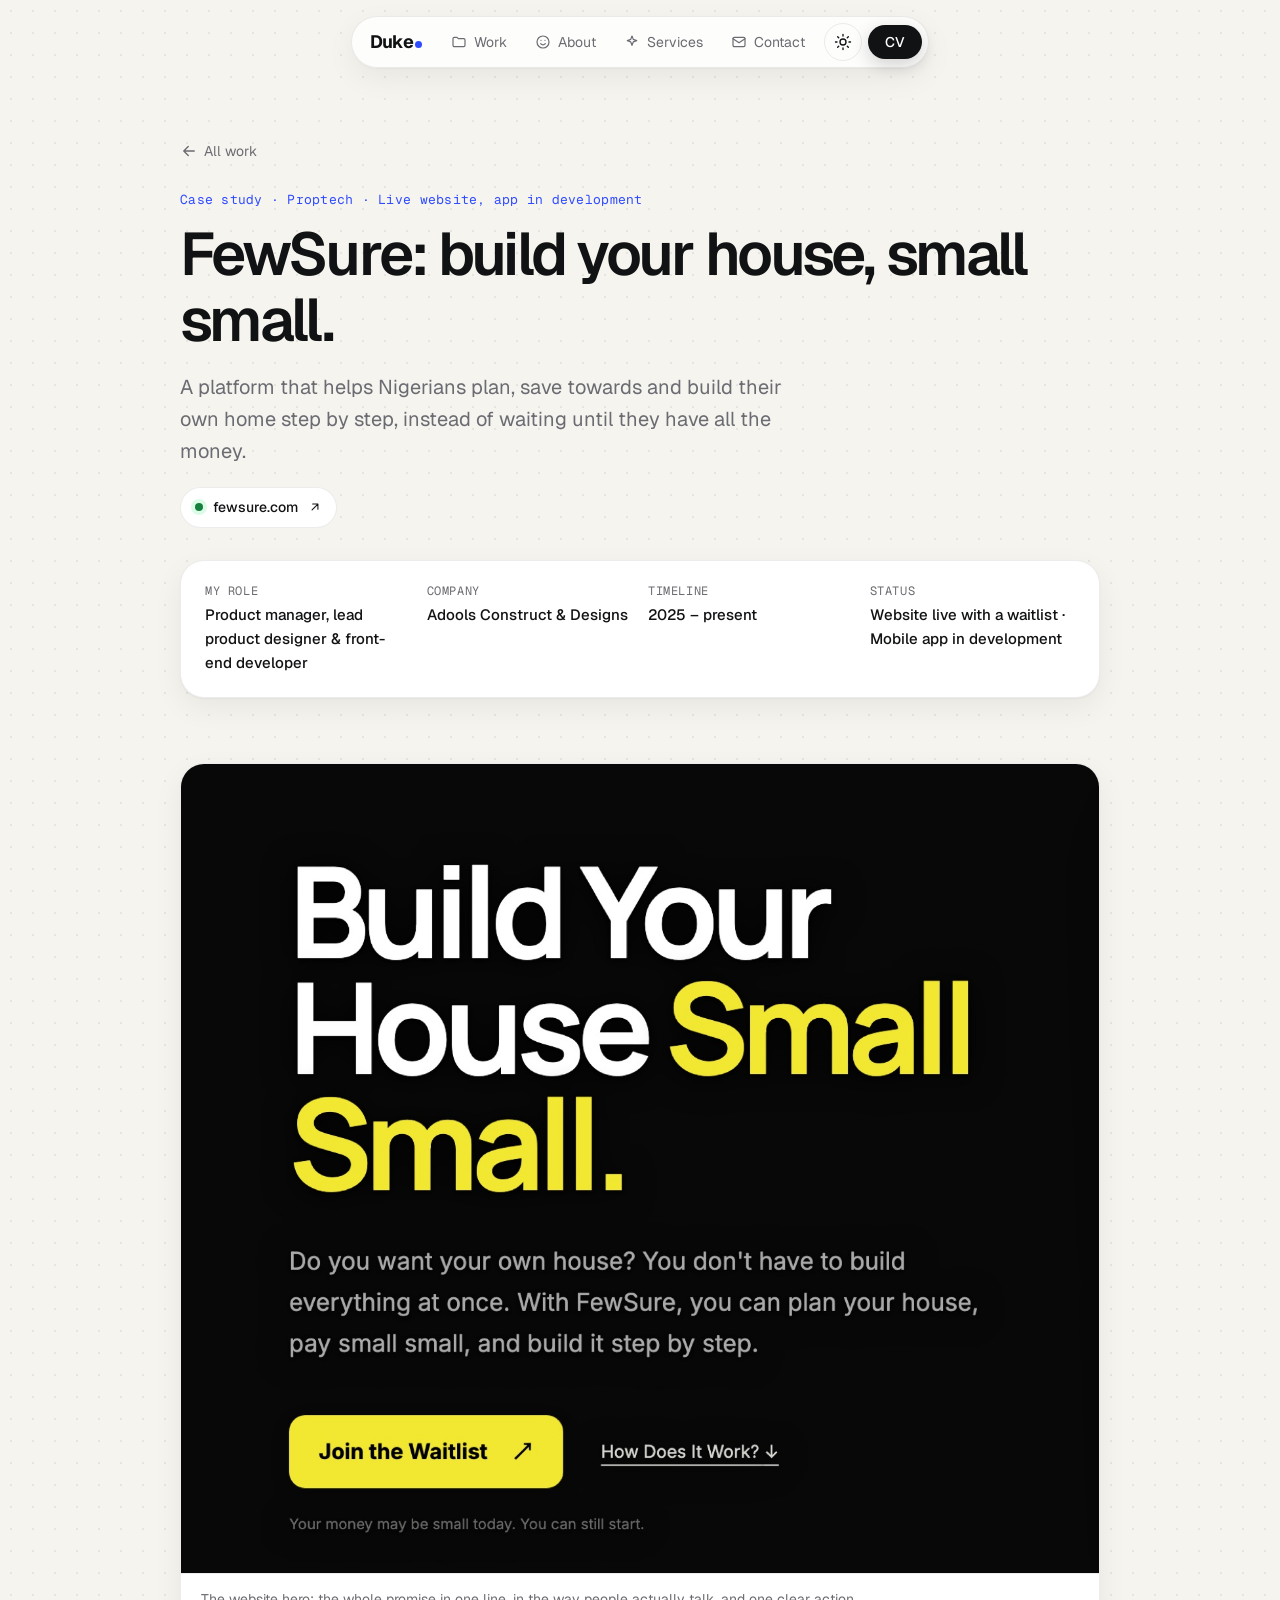
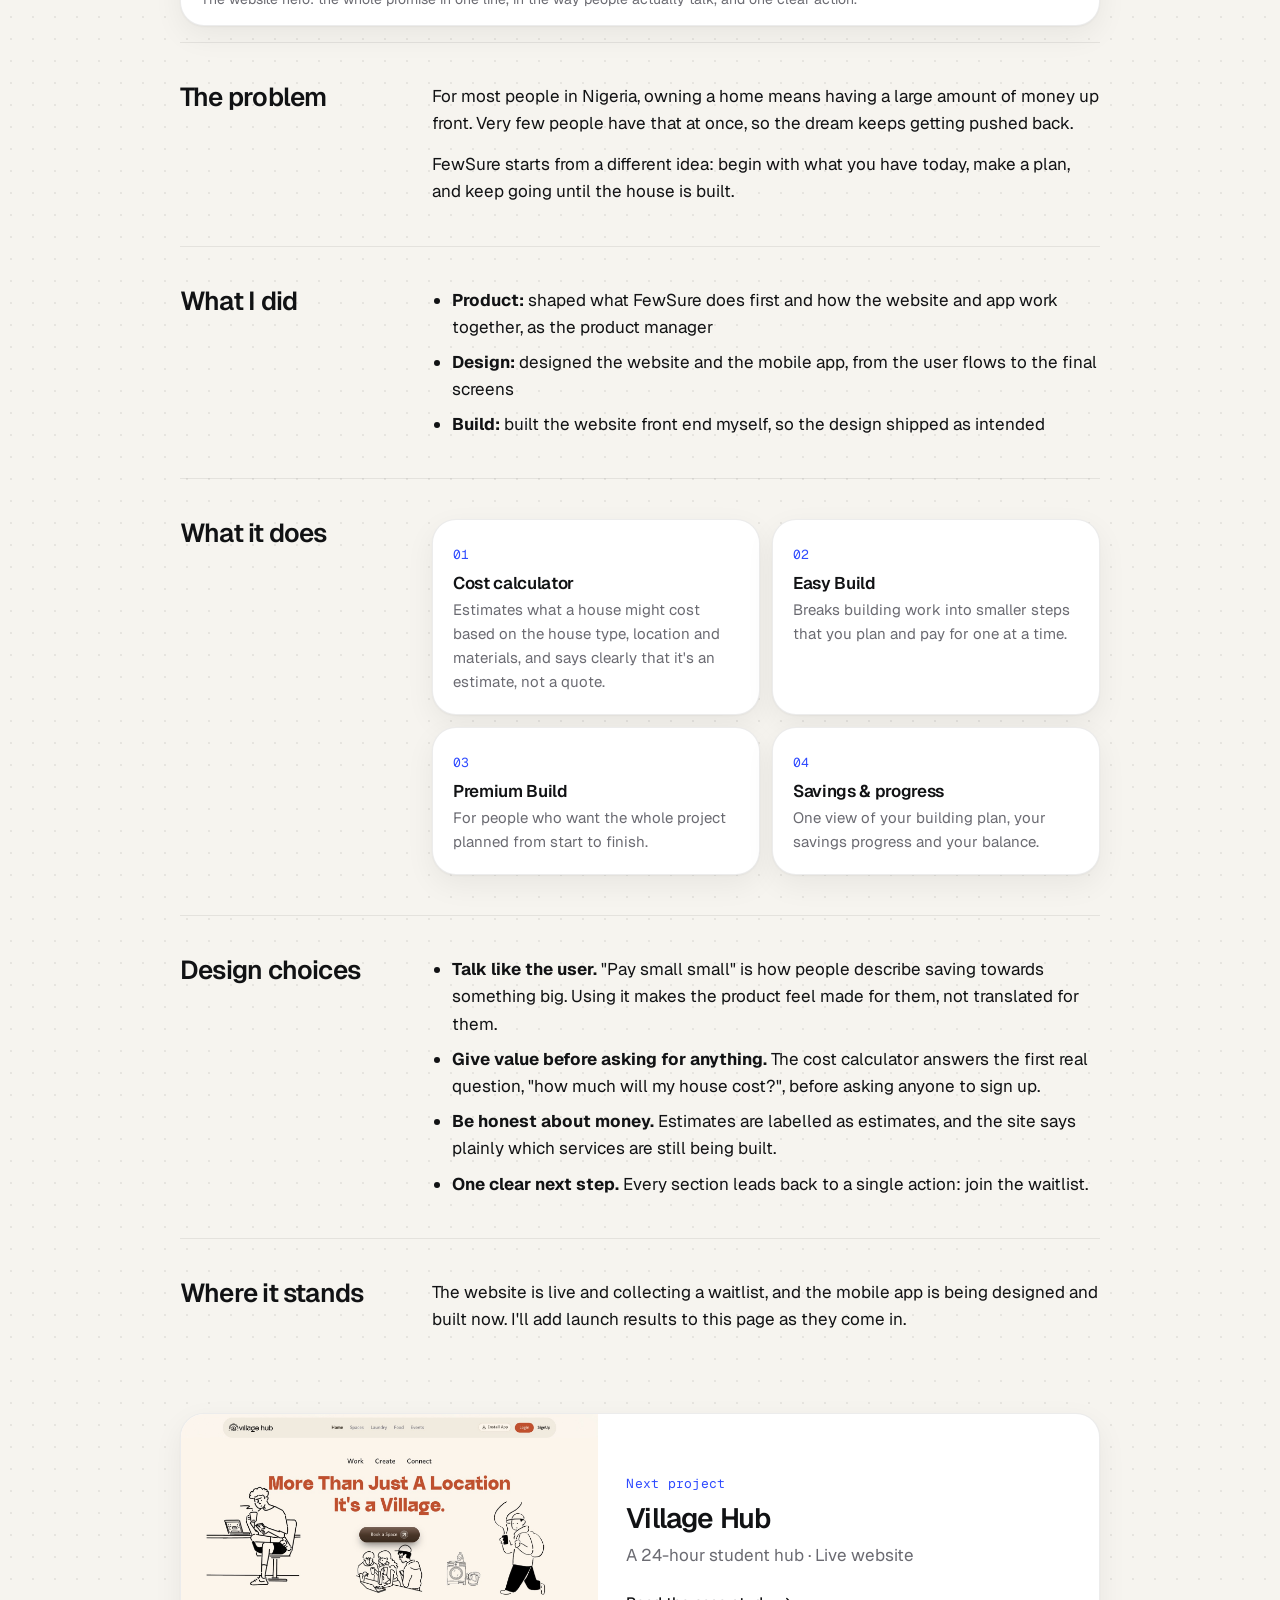
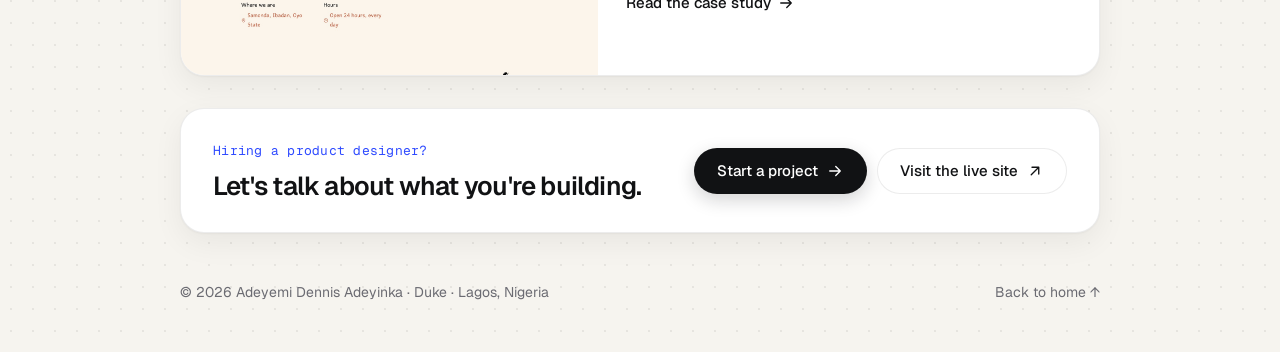
<file: fewsure.html>
<!doctype html>
<html lang="en">
<head>
  <meta charset="utf-8">
  <meta name="viewport" content="width=device-width, initial-scale=1">
  <title>FewSure · Case study · Duke</title>
  <meta name="description" content="FewSure helps people plan, save towards and build their own house step by step. Product, design and front-end by Duke at Adools.">
  <meta property="og:title" content="FewSure · Case study · Duke">
  <meta property="og:description" content="Build your house, small small: product, design and front-end by Duke.">
  <meta property="og:type" content="article">
  <link rel="icon" href="assets/favicon.svg" type="image/svg+xml">
  <link rel="preconnect" href="https://fonts.googleapis.com">
  <link rel="preconnect" href="https://fonts.gstatic.com" crossorigin>
  <link href="https://fonts.googleapis.com/css2?family=Geist:wght@400;500;600;700&family=Geist+Mono:wght@400;500&display=swap" rel="stylesheet">
  <link rel="stylesheet" href="styles.css">
  <script>
    document.documentElement.classList.add('js');
    try { var t = localStorage.getItem('theme'); if (t) document.documentElement.dataset.theme = t; } catch (e) {}
  </script>
</head>
<body>
  <a class="skip" href="#main">Skip to content</a>

  <header class="nav-wrap">
    <nav class="nav" aria-label="Main">
      <a class="logo" href="index.html" aria-label="Duke, home">Duke<span class="logo-dot"></span></a>
      <ul class="nav-links">
        <li><a href="index.html#work"><svg viewBox="0 0 24 24" aria-hidden="true"><path d="M3 7a2 2 0 0 1 2-2h4l2 2h8a2 2 0 0 1 2 2v8a2 2 0 0 1-2 2H5a2 2 0 0 1-2-2z"/></svg><span>Work</span></a></li>
        <li><a href="index.html#about"><svg viewBox="0 0 24 24" aria-hidden="true"><circle cx="12" cy="12" r="9"/><path d="M8.5 14.5a4.5 4.5 0 0 0 7 0M9 9.5h.01M15 9.5h.01"/></svg><span>About</span></a></li>
        <li><a href="index.html#services"><svg viewBox="0 0 24 24" aria-hidden="true"><path d="M12 3l1.9 5.1L19 10l-5.1 1.9L12 17l-1.9-5.1L5 10l5.1-1.9z"/></svg><span>Services</span></a></li>
        <li><a href="index.html#contact"><svg viewBox="0 0 24 24" aria-hidden="true"><rect x="3" y="5" width="18" height="14" rx="2"/><path d="m3 7 9 6 9-6"/></svg><span>Contact</span></a></li>
      </ul>
      <button class="theme-toggle" type="button" aria-label="Switch colour theme">
        <svg class="i-sun" viewBox="0 0 24 24" aria-hidden="true"><circle cx="12" cy="12" r="4"/><path d="M12 2v2M12 20v2M4.9 4.9l1.4 1.4M17.7 17.7l1.4 1.4M2 12h2M20 12h2M4.9 19.1l1.4-1.4M17.7 6.3l1.4-1.4"/></svg>
        <svg class="i-moon" viewBox="0 0 24 24" aria-hidden="true"><path d="M21 12.8A9 9 0 1 1 11.2 3a7 7 0 0 0 9.8 9.8z"/></svg>
      </button>
      <a class="btn btn-dark btn-sm" href="assets/Adeyemi-Dennis-CV.pdf" download>CV</a>
    </nav>
  </header>

  <main id="main">
    <section class="container cs-hero">
      <a class="back" href="index.html#work"><svg viewBox="0 0 24 24" aria-hidden="true"><path d="M19 12H5M11 6l-6 6 6 6"/></svg>All work</a>
      <p class="eyebrow reveal">Case study · Proptech · Live website, app in development</p>
      <h1 class="reveal">FewSure: build your house, small small.</h1>
      <p class="lead reveal">A platform that helps Nigerians plan, save towards and build their own home step by step, instead of waiting until they have all the money.</p>
      <a class="live-link reveal" href="https://www.fewsure.com/" target="_blank" rel="noopener"><span class="live-dot"></span>fewsure.com <svg viewBox="0 0 24 24" aria-hidden="true"><path d="M7 17 17 7M8 7h9v9"/></svg></a>
      <dl class="card cs-meta reveal">
        <div><dt>My role</dt><dd>Product manager, lead product designer &amp; front-end developer</dd></div>
        <div><dt>Company</dt><dd>Adools Construct &amp; Designs</dd></div>
        <div><dt>Timeline</dt><dd>2025 – present</dd></div>
        <div><dt>Status</dt><dd>Website live with a waitlist · Mobile app in development</dd></div>
      </dl>
    </section>

    <section class="container">
      <figure class="card cs-image reveal">
        <img src="assets/work/fewsure-hero.jpg" alt="FewSure website hero: Build Your House Small Small, with a Join the Waitlist button">
        <figcaption>The website hero: the whole promise in one line, in the way people actually talk, and one clear action.</figcaption>
      </figure>
    </section>

    <section class="container">
      <div class="cs-block reveal">
        <h2>The problem</h2>
        <div class="body">
          <p>For most people in Nigeria, owning a home means having a large amount of money up front. Very few people have that at once, so the dream keeps getting pushed back.</p>
          <p>FewSure starts from a different idea: begin with what you have today, make a plan, and keep going until the house is built.</p>
        </div>
      </div>
      <div class="cs-block reveal">
        <h2>What I did</h2>
        <div class="body">
          <ul>
            <li><strong>Product:</strong> shaped what FewSure does first and how the website and app work together, as the product manager</li>
            <li><strong>Design:</strong> designed the website and the mobile app, from the user flows to the final screens</li>
            <li><strong>Build:</strong> built the website front end myself, so the design shipped as intended</li>
          </ul>
        </div>
      </div>
      <div class="cs-block reveal">
        <h2>What it does</h2>
        <div class="body">
          <div class="pillars">
            <div class="card pillar"><span class="mono">01</span><h3>Cost calculator</h3><p class="muted">Estimates what a house might cost based on the house type, location and materials, and says clearly that it's an estimate, not a quote.</p></div>
            <div class="card pillar"><span class="mono">02</span><h3>Easy Build</h3><p class="muted">Breaks building work into smaller steps that you plan and pay for one at a time.</p></div>
            <div class="card pillar"><span class="mono">03</span><h3>Premium Build</h3><p class="muted">For people who want the whole project planned from start to finish.</p></div>
            <div class="card pillar"><span class="mono">04</span><h3>Savings &amp; progress</h3><p class="muted">One view of your building plan, your savings progress and your balance.</p></div>
          </div>
        </div>
      </div>
      <div class="cs-block reveal">
        <h2>Design choices</h2>
        <div class="body">
          <ul>
            <li><strong>Talk like the user.</strong> "Pay small small" is how people describe saving towards something big. Using it makes the product feel made for them, not translated for them.</li>
            <li><strong>Give value before asking for anything.</strong> The cost calculator answers the first real question, "how much will my house cost?", before asking anyone to sign up.</li>
            <li><strong>Be honest about money.</strong> Estimates are labelled as estimates, and the site says plainly which services are still being built.</li>
            <li><strong>One clear next step.</strong> Every section leads back to a single action: join the waitlist.</li>
          </ul>
        </div>
      </div>
      <div class="cs-block reveal">
        <h2>Where it stands</h2>
        <div class="body">
          <p>The website is live and collecting a waitlist, and the mobile app is being designed and built now. I'll add launch results to this page as they come in.</p>
        </div>
      </div>
    </section>

    <section class="container">
      <a class="card next-project reveal" href="village-hub.html">
        <div class="next-project-media"><img src="assets/work/village-hub-hero.jpg" alt="" loading="lazy"></div>
        <div class="next-project-body">
          <p class="eyebrow">Next project</p>
          <h2>Village Hub</h2>
          <p class="muted">A 24-hour student hub · Live website</p>
          <span class="link-arrow">Read the case study <svg viewBox="0 0 24 24" aria-hidden="true"><path d="M5 12h14M13 6l6 6-6 6"/></svg></span>
        </div>
      </a>
      <div class="card cs-next reveal">
        <div>
          <p class="eyebrow">Hiring a product designer?</p>
          <h2>Let's talk about what you're building.</h2>
        </div>
        <div class="actions">
          <a class="btn btn-dark" href="index.html#contact">Start a project
            <svg viewBox="0 0 24 24" aria-hidden="true"><path d="M5 12h14M13 6l6 6-6 6"/></svg>
          </a>
          <a class="btn btn-light" href="https://www.fewsure.com/" target="_blank" rel="noopener">Visit the live site <svg viewBox="0 0 24 24" aria-hidden="true"><path d="M7 17 17 7M8 7h9v9"/></svg></a>
        </div>
      </div>
    </section>
  </main>

  <footer class="container footer">
    <p class="muted">© <span id="year">2026</span> Adeyemi Dennis Adeyinka · Duke · Lagos, Nigeria</p>
    <a class="muted" href="index.html">Back to home ↑</a>
  </footer>

  <script src="script.js"></script>
</body>
</html>
</file>
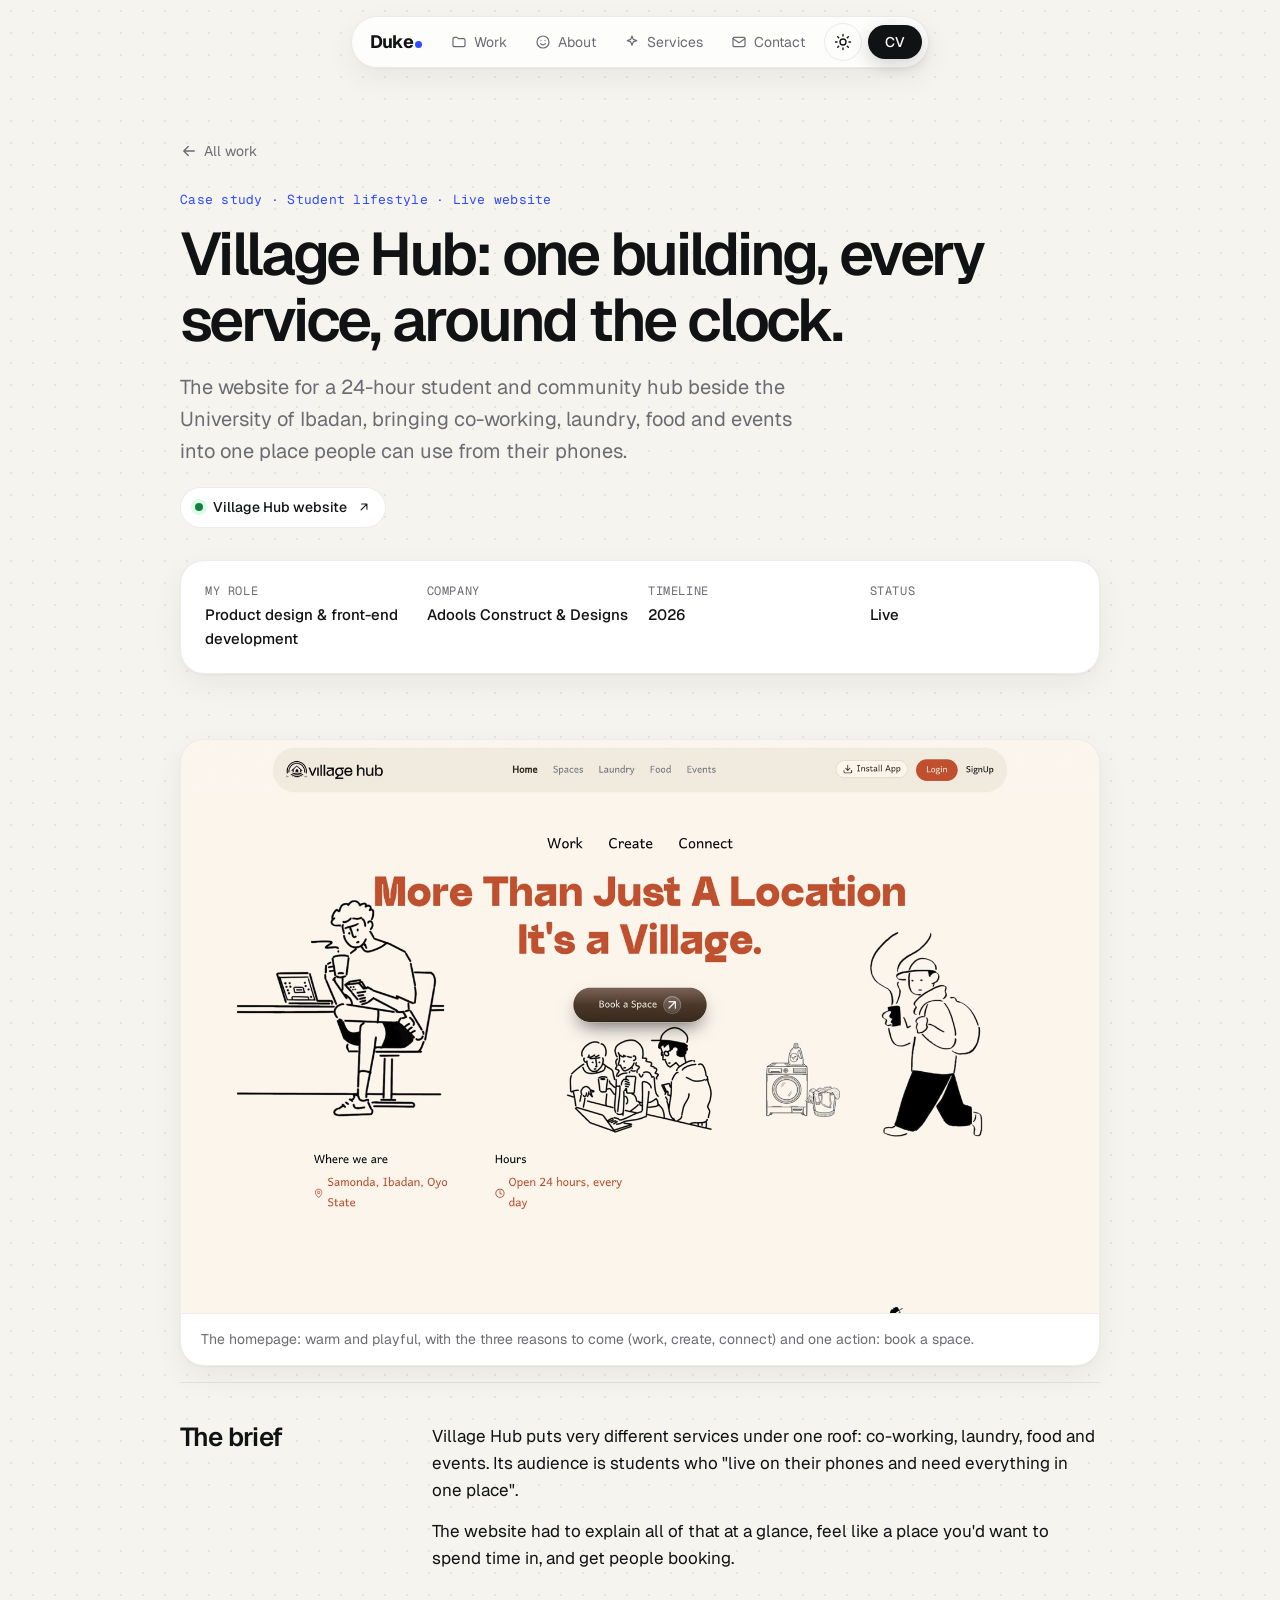
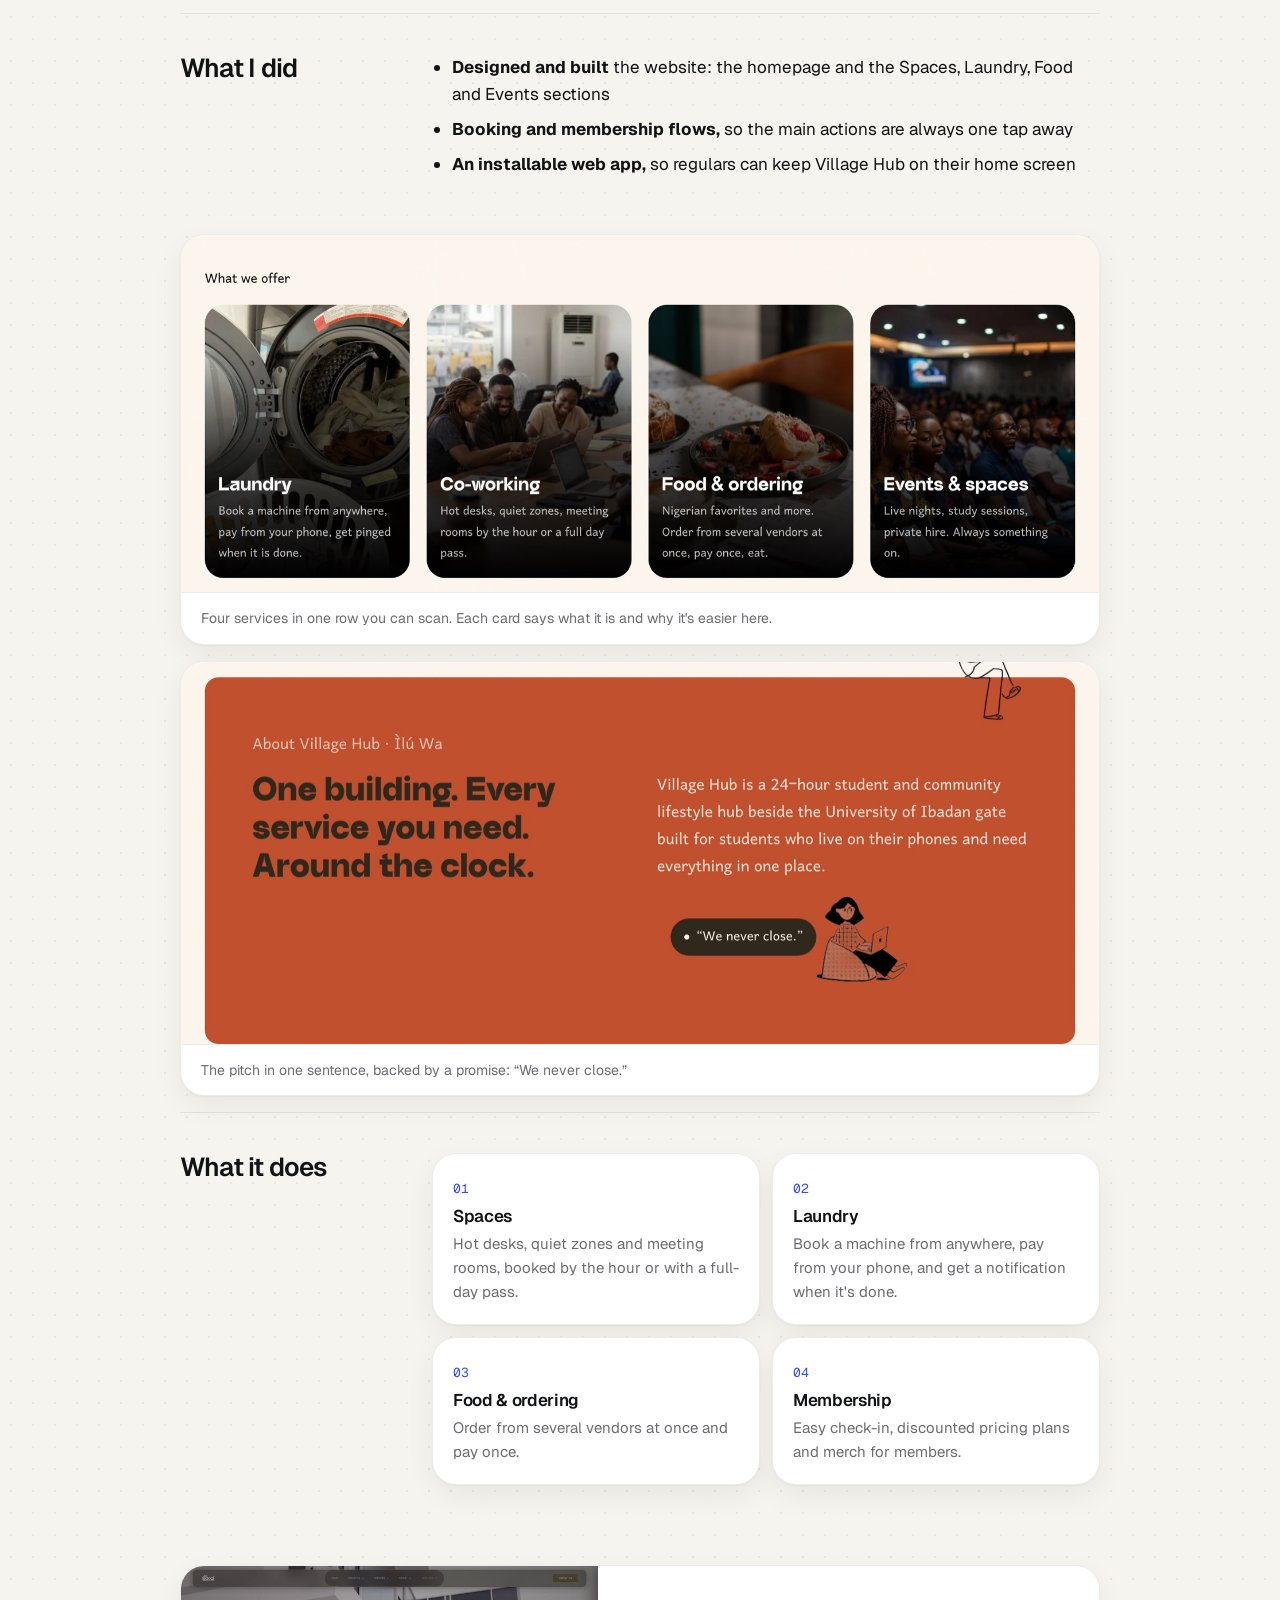
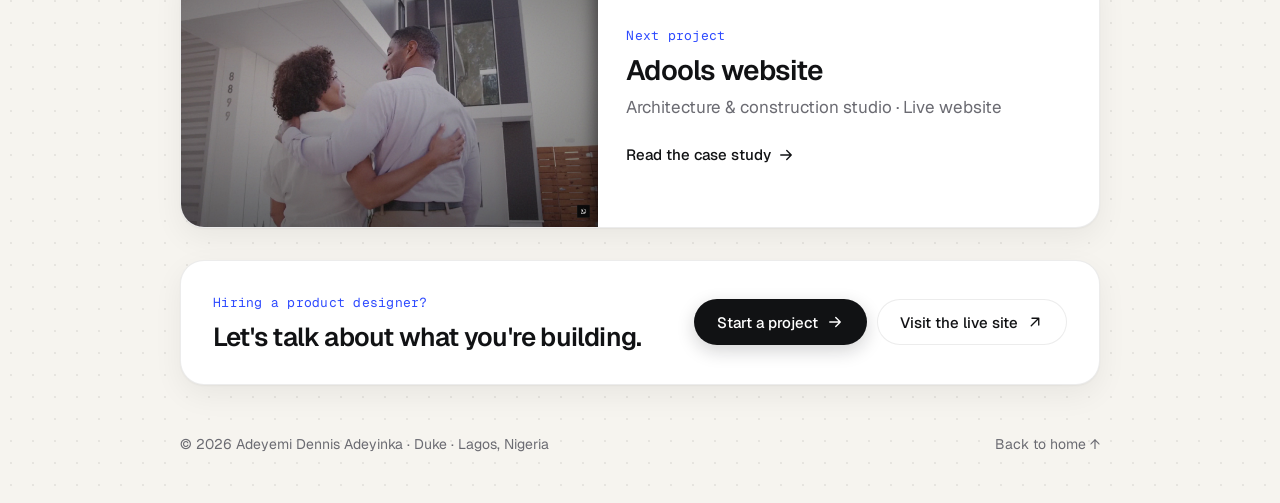
<file: village-hub.html>
<!doctype html>
<html lang="en">
<head>
  <meta charset="utf-8">
  <meta name="viewport" content="width=device-width, initial-scale=1">
  <title>Village Hub · Case study · Duke</title>
  <meta name="description" content="Village Hub is a 24-hour student and community hub at the University of Ibadan. Website design and front-end by Duke at Adools.">
  <meta property="og:title" content="Village Hub · Case study · Duke">
  <meta property="og:description" content="One building, every service, around the clock: website design and build by Duke.">
  <meta property="og:type" content="article">
  <link rel="icon" href="assets/favicon.svg" type="image/svg+xml">
  <link rel="preconnect" href="https://fonts.googleapis.com">
  <link rel="preconnect" href="https://fonts.gstatic.com" crossorigin>
  <link href="https://fonts.googleapis.com/css2?family=Geist:wght@400;500;600;700&family=Geist+Mono:wght@400;500&display=swap" rel="stylesheet">
  <link rel="stylesheet" href="styles.css">
  <script>
    document.documentElement.classList.add('js');
    try { var t = localStorage.getItem('theme'); if (t) document.documentElement.dataset.theme = t; } catch (e) {}
  </script>
</head>
<body>
  <a class="skip" href="#main">Skip to content</a>

  <header class="nav-wrap">
    <nav class="nav" aria-label="Main">
      <a class="logo" href="index.html" aria-label="Duke, home">Duke<span class="logo-dot"></span></a>
      <ul class="nav-links">
        <li><a href="index.html#work"><svg viewBox="0 0 24 24" aria-hidden="true"><path d="M3 7a2 2 0 0 1 2-2h4l2 2h8a2 2 0 0 1 2 2v8a2 2 0 0 1-2 2H5a2 2 0 0 1-2-2z"/></svg><span>Work</span></a></li>
        <li><a href="index.html#about"><svg viewBox="0 0 24 24" aria-hidden="true"><circle cx="12" cy="12" r="9"/><path d="M8.5 14.5a4.5 4.5 0 0 0 7 0M9 9.5h.01M15 9.5h.01"/></svg><span>About</span></a></li>
        <li><a href="index.html#services"><svg viewBox="0 0 24 24" aria-hidden="true"><path d="M12 3l1.9 5.1L19 10l-5.1 1.9L12 17l-1.9-5.1L5 10l5.1-1.9z"/></svg><span>Services</span></a></li>
        <li><a href="index.html#contact"><svg viewBox="0 0 24 24" aria-hidden="true"><rect x="3" y="5" width="18" height="14" rx="2"/><path d="m3 7 9 6 9-6"/></svg><span>Contact</span></a></li>
      </ul>
      <button class="theme-toggle" type="button" aria-label="Switch colour theme">
        <svg class="i-sun" viewBox="0 0 24 24" aria-hidden="true"><circle cx="12" cy="12" r="4"/><path d="M12 2v2M12 20v2M4.9 4.9l1.4 1.4M17.7 17.7l1.4 1.4M2 12h2M20 12h2M4.9 19.1l1.4-1.4M17.7 6.3l1.4-1.4"/></svg>
        <svg class="i-moon" viewBox="0 0 24 24" aria-hidden="true"><path d="M21 12.8A9 9 0 1 1 11.2 3a7 7 0 0 0 9.8 9.8z"/></svg>
      </button>
      <a class="btn btn-dark btn-sm" href="assets/Adeyemi-Dennis-CV.pdf" download>CV</a>
    </nav>
  </header>

  <main id="main">
    <section class="container cs-hero">
      <a class="back" href="index.html#work"><svg viewBox="0 0 24 24" aria-hidden="true"><path d="M19 12H5M11 6l-6 6 6 6"/></svg>All work</a>
      <p class="eyebrow reveal">Case study · Student lifestyle · Live website</p>
      <h1 class="reveal">Village Hub: one building, every service, around the clock.</h1>
      <p class="lead reveal">The website for a 24-hour student and community hub beside the University of Ibadan, bringing co-working, laundry, food and events into one place people can use from their phones.</p>
      <a class="live-link reveal" href="https://village-hub-blue.vercel.app/" target="_blank" rel="noopener"><span class="live-dot"></span>Village Hub website <svg viewBox="0 0 24 24" aria-hidden="true"><path d="M7 17 17 7M8 7h9v9"/></svg></a>
      <dl class="card cs-meta reveal">
        <div><dt>My role</dt><dd>Product design &amp; front-end development</dd></div>
        <div><dt>Company</dt><dd>Adools Construct &amp; Designs</dd></div>
        <div><dt>Timeline</dt><dd>2026</dd></div>
        <div><dt>Status</dt><dd>Live</dd></div>
      </dl>
    </section>

    <section class="container">
      <figure class="card cs-image reveal">
        <img src="assets/work/village-hub-hero.jpg" alt="Village Hub homepage: More Than Just A Location, It's a Village, with line illustrations and a Book a Space button">
        <figcaption>The homepage: warm and playful, with the three reasons to come (work, create, connect) and one action: book a space.</figcaption>
      </figure>
    </section>

    <section class="container">
      <div class="cs-block reveal">
        <h2>The brief</h2>
        <div class="body">
          <p>Village Hub puts very different services under one roof: co-working, laundry, food and events. Its audience is students who "live on their phones and need everything in one place".</p>
          <p>The website had to explain all of that at a glance, feel like a place you'd want to spend time in, and get people booking.</p>
        </div>
      </div>
      <div class="cs-block reveal">
        <h2>What I did</h2>
        <div class="body">
          <ul>
            <li><strong>Designed and built</strong> the website: the homepage and the Spaces, Laundry, Food and Events sections</li>
            <li><strong>Booking and membership flows,</strong> so the main actions are always one tap away</li>
            <li><strong>An installable web app,</strong> so regulars can keep Village Hub on their home screen</li>
          </ul>
        </div>
      </div>
    </section>

    <section class="container">
      <figure class="card cs-image reveal">
        <img src="assets/work/village-hub-services.jpg" alt="Four service cards: Laundry, Co-working, Food and ordering, Events and spaces" loading="lazy">
        <figcaption>Four services in one row you can scan. Each card says what it is and why it's easier here.</figcaption>
      </figure>
      <figure class="card cs-image reveal">
        <img src="assets/work/village-hub-about.jpg" alt="About Village Hub: One building. Every service you need. Around the clock." loading="lazy">
        <figcaption>The pitch in one sentence, backed by a promise: &ldquo;We never close.&rdquo;</figcaption>
      </figure>
    </section>

    <section class="container">
      <div class="cs-block reveal">
        <h2>What it does</h2>
        <div class="body">
          <div class="pillars">
            <div class="card pillar"><span class="mono">01</span><h3>Spaces</h3><p class="muted">Hot desks, quiet zones and meeting rooms, booked by the hour or with a full-day pass.</p></div>
            <div class="card pillar"><span class="mono">02</span><h3>Laundry</h3><p class="muted">Book a machine from anywhere, pay from your phone, and get a notification when it's done.</p></div>
            <div class="card pillar"><span class="mono">03</span><h3>Food &amp; ordering</h3><p class="muted">Order from several vendors at once and pay once.</p></div>
            <div class="card pillar"><span class="mono">04</span><h3>Membership</h3><p class="muted">Easy check-in, discounted pricing plans and merch for members.</p></div>
          </div>
        </div>
      </div>
    </section>

    <section class="container">
      <a class="card next-project reveal" href="adools.html">
        <div class="next-project-media"><img src="assets/work/adools-hero.jpg" alt="" loading="lazy"></div>
        <div class="next-project-body">
          <p class="eyebrow">Next project</p>
          <h2>Adools website</h2>
          <p class="muted">Architecture &amp; construction studio · Live website</p>
          <span class="link-arrow">Read the case study <svg viewBox="0 0 24 24" aria-hidden="true"><path d="M5 12h14M13 6l6 6-6 6"/></svg></span>
        </div>
      </a>
      <div class="card cs-next reveal">
        <div>
          <p class="eyebrow">Hiring a product designer?</p>
          <h2>Let's talk about what you're building.</h2>
        </div>
        <div class="actions">
          <a class="btn btn-dark" href="index.html#contact">Start a project
            <svg viewBox="0 0 24 24" aria-hidden="true"><path d="M5 12h14M13 6l6 6-6 6"/></svg>
          </a>
          <a class="btn btn-light" href="https://village-hub-blue.vercel.app/" target="_blank" rel="noopener">Visit the live site <svg viewBox="0 0 24 24" aria-hidden="true"><path d="M7 17 17 7M8 7h9v9"/></svg></a>
        </div>
      </div>
    </section>
  </main>

  <footer class="container footer">
    <p class="muted">© <span id="year">2026</span> Adeyemi Dennis Adeyinka · Duke · Lagos, Nigeria</p>
    <a class="muted" href="index.html">Back to home ↑</a>
  </footer>

  <script src="script.js"></script>
</body>
</html>
</file>
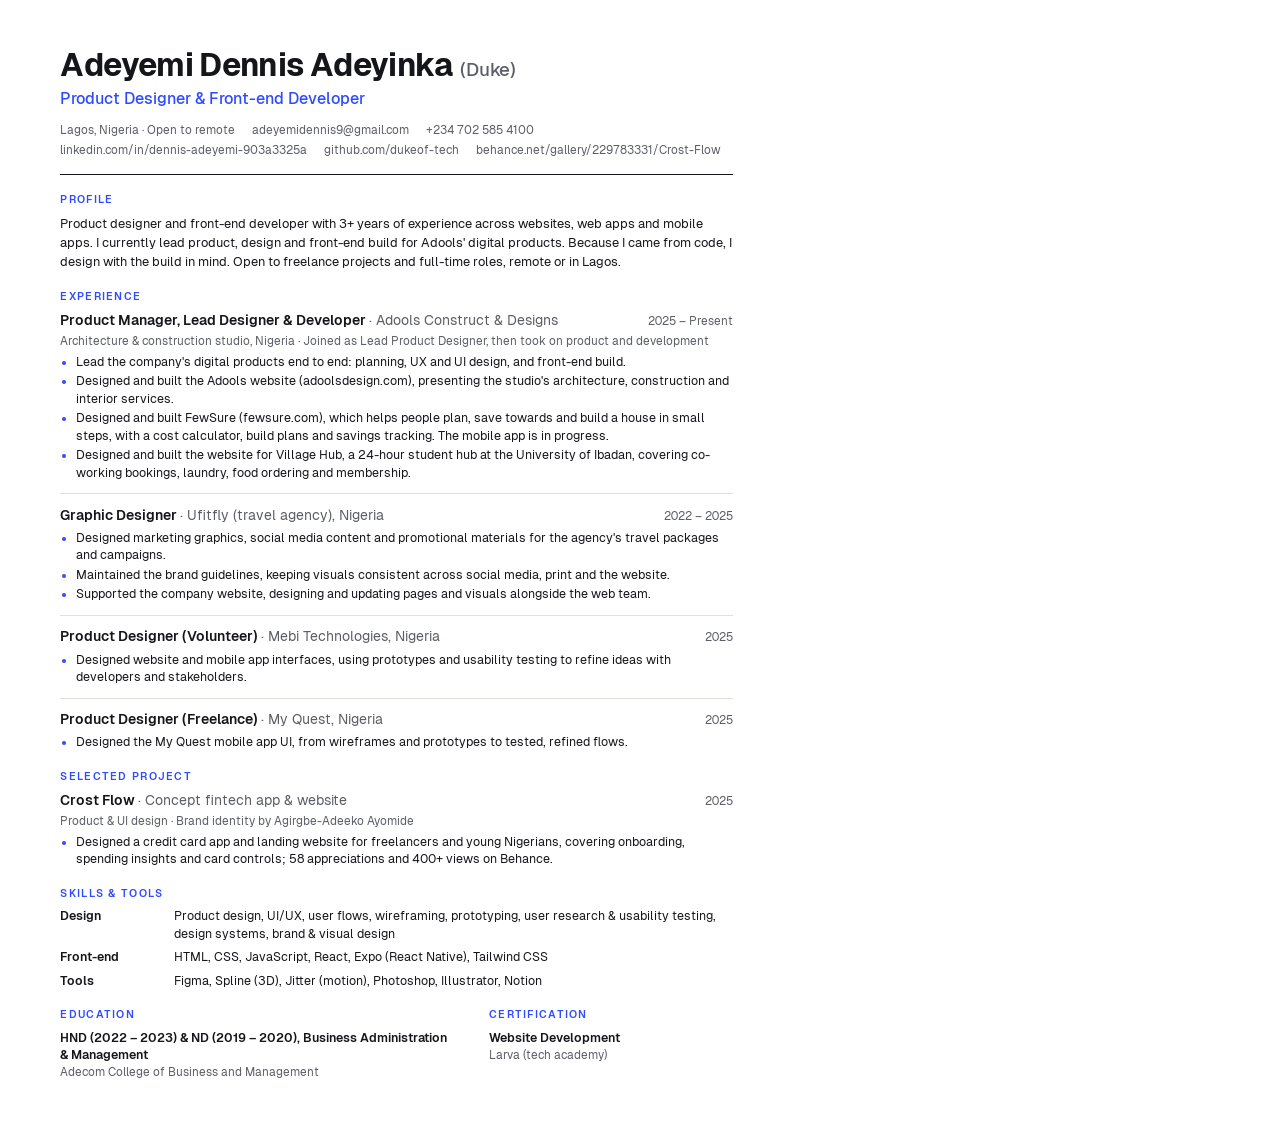
<file: cv/cv.html>
<!doctype html>
<html lang="en">
<head>
<meta charset="utf-8">
<title>Adeyemi Dennis Adeyinka – CV</title>
<style>
  @page { size: A4; margin: 0; }
  @font-face { font-family: "Geist"; font-weight: 400; src: url("fonts/Geist-Regular.ttf"); }
  @font-face { font-family: "Geist"; font-weight: 500; src: url("fonts/Geist-Medium.ttf"); }
  @font-face { font-family: "Geist"; font-weight: 600; src: url("fonts/Geist-SemiBold.ttf"); }
  @font-face { font-family: "Geist"; font-weight: 700; src: url("fonts/Geist-Bold.ttf"); }
  * { box-sizing: border-box; margin: 0; padding: 0; }
  :root {
    --text: #15161A;
    --muted: #5B5E66;
    --line: #E3E1DA;
    --accent: #2F4BFF;
  }
  html, body { background: #fff; }
  body {
    font-family: "Geist", -apple-system, "Helvetica Neue", Arial, sans-serif;
    color: var(--text);
    font-size: 9.3pt;
    line-height: 1.4;
    -webkit-print-color-adjust: exact;
    print-color-adjust: exact;
  }
  .page { width: 210mm; min-height: 297mm; padding: 13mm 16mm 10mm; }
  a { color: inherit; text-decoration: none; }

  header { padding-bottom: 4mm; border-bottom: 1.5px solid var(--text); }
  h1 { font-size: 24pt; font-weight: 700; letter-spacing: -0.02em; line-height: 1.05; }
  h1 .aka { font-weight: 500; color: var(--muted); font-size: 14pt; letter-spacing: -0.01em; }
  .title { margin-top: 1.5mm; font-size: 12pt; font-weight: 500; color: var(--accent); }
  .contact { margin-top: 3mm; display: flex; flex-wrap: wrap; gap: 1mm 4.5mm; font-size: 8.8pt; color: var(--muted); }
  .contact span + span::before { content: none; }

  section { margin-top: 4.6mm; }
  h2 {
    font-size: 8pt; font-weight: 600; text-transform: uppercase; letter-spacing: 0.12em;
    color: var(--accent); margin-bottom: 2mm;
  }
  .summary { font-size: 9.6pt; line-height: 1.48; }

  .job + .job { margin-top: 3mm; padding-top: 3mm; border-top: 1px solid var(--line); }
  .job-head { display: flex; justify-content: space-between; align-items: baseline; gap: 4mm; }
  .role { font-size: 10.5pt; font-weight: 600; }
  .org { font-weight: 400; color: var(--muted); }
  .date { font-size: 8.8pt; color: var(--muted); white-space: nowrap; font-variant-numeric: tabular-nums; }
  .note { font-size: 8.8pt; color: var(--muted); margin-top: 0.5mm; }
  ul { margin-top: 1.2mm; padding-left: 4mm; }
  li { margin-top: 0.6mm; }
  li::marker { color: var(--accent); }

  .skills { display: grid; grid-template-columns: 26mm 1fr; gap: 1.6mm 4mm; }
  .skills dt { font-weight: 600; }
  .skills dd { color: var(--text); }

  .two { display: grid; grid-template-columns: 1.6fr 1fr; gap: 0 10mm; }
  .edu-item + .edu-item { margin-top: 1.8mm; }
  .edu-item strong { font-weight: 600; display: block; }
  .edu-item span { color: var(--muted); font-size: 8.8pt; }
</style>
</head>
<body>
<div class="page">

  <header>
    <h1>Adeyemi Dennis Adeyinka <span class="aka">(Duke)</span></h1>
    <div class="title">Product Designer &amp; Front-end Developer</div>
    <div class="contact">
      <span>Lagos, Nigeria · Open to remote</span>
      <a href="mailto:adeyemidennis9@gmail.com">adeyemidennis9@gmail.com</a>
      <span>+234 702 585 4100</span>
      <a href="https://www.linkedin.com/in/dennis-adeyemi-903a3325a">linkedin.com/in/dennis-adeyemi-903a3325a</a>
      <a href="https://github.com/dukeof-tech">github.com/dukeof-tech</a>
      <a href="https://www.behance.net/gallery/229783331/Crost-Flow">behance.net/gallery/229783331/Crost-Flow</a>
    </div>
  </header>

  <section>
    <h2>Profile</h2>
    <p class="summary">
      Product designer and front-end developer with 3+ years of experience across websites, web apps and mobile apps.
      I currently lead product, design and front-end build for Adools' digital products. Because I came from code, I design with the build in mind.
      Open to freelance projects and full-time roles, remote or in Lagos.
    </p>
  </section>

  <section>
    <h2>Experience</h2>

    <div class="job">
      <div class="job-head">
        <div class="role">Product Manager, Lead Designer &amp; Developer <span class="org">· Adools Construct &amp; Designs</span></div>
        <div class="date">2025 – Present</div>
      </div>
      <div class="note">Architecture &amp; construction studio, Nigeria · Joined as Lead Product Designer, then took on product and development</div>
      <ul>
        <li>Lead the company's digital products end to end: planning, UX and UI design, and front-end build.</li>
        <li>Designed and built the Adools website (adoolsdesign.com), presenting the studio's architecture, construction and interior services.</li>
        <li>Designed and built FewSure (fewsure.com), which helps people plan, save towards and build a house in small steps, with a cost calculator, build plans and savings tracking. The mobile app is in progress.</li>
        <li>Designed and built the website for Village Hub, a 24-hour student hub at the University of Ibadan, covering co-working bookings, laundry, food ordering and membership.</li>
      </ul>
    </div>

    <div class="job">
      <div class="job-head">
        <div class="role">Graphic Designer <span class="org">· Ufitfly (travel agency), Nigeria</span></div>
        <div class="date">2022 – 2025</div>
      </div>
      <ul>
        <li>Designed marketing graphics, social media content and promotional materials for the agency's travel packages and campaigns.</li>
        <li>Maintained the brand guidelines, keeping visuals consistent across social media, print and the website.</li>
        <li>Supported the company website, designing and updating pages and visuals alongside the web team.</li>
      </ul>
    </div>

    <div class="job">
      <div class="job-head">
        <div class="role">Product Designer (Volunteer) <span class="org">· Mebi Technologies, Nigeria</span></div>
        <div class="date">2025</div>
      </div>
      <ul>
        <li>Designed website and mobile app interfaces, using prototypes and usability testing to refine ideas with developers and stakeholders.</li>
      </ul>
    </div>

    <div class="job">
      <div class="job-head">
        <div class="role">Product Designer (Freelance) <span class="org">· My Quest, Nigeria</span></div>
        <div class="date">2025</div>
      </div>
      <ul>
        <li>Designed the My Quest mobile app UI, from wireframes and prototypes to tested, refined flows.</li>
      </ul>
    </div>
  </section>

  <section>
    <h2>Selected project</h2>
    <div class="job">
      <div class="job-head">
        <div class="role">Crost Flow <span class="org">· Concept fintech app &amp; website</span></div>
        <div class="date">2025</div>
      </div>
      <div class="note">Product &amp; UI design · Brand identity by Agirgbe-Adeeko Ayomide</div>
      <ul>
        <li>Designed a credit card app and landing website for freelancers and young Nigerians, covering onboarding, spending insights and card controls; 58 appreciations and 400+ views on Behance.</li>
      </ul>
    </div>
  </section>

  <section>
    <h2>Skills &amp; tools</h2>
    <dl class="skills">
      <dt>Design</dt>
      <dd>Product design, UI/UX, user flows, wireframing, prototyping, user research &amp; usability testing, design systems, brand &amp; visual design</dd>
      <dt>Front-end</dt>
      <dd>HTML, CSS, JavaScript, React, Expo (React Native), Tailwind CSS</dd>
      <dt>Tools</dt>
      <dd>Figma, Spline (3D), Jitter (motion), Photoshop, Illustrator, Notion</dd>
    </dl>
  </section>

  <section class="two">
    <div>
      <h2>Education</h2>
      <div class="edu-item">
        <strong>HND (2022 – 2023) &amp; ND (2019 – 2020), Business Administration &amp; Management</strong>
        <span>Adecom College of Business and Management</span>
      </div>
    </div>
    <div>
      <h2>Certification</h2>
      <div class="edu-item">
        <strong>Website Development</strong>
        <span>Larva (tech academy)</span>
      </div>
    </div>
  </section>

</div>
</body>
</html>
</file>
<file: styles.css>
/* =========================================================
   Duke · Portfolio
   Colours, type and spacing live in the tokens below.
   ========================================================= */

:root {
  --bg: #F6F4EF;
  --surface: #FFFFFF;
  --surface-2: #EFECE6;
  --text: #111214;
  --muted: #6B6B72;
  --line: rgba(17, 18, 20, .08);
  --accent: #2F4BFF;
  --accent-ink: #FFFFFF;
  --accent-soft: rgba(47, 75, 255, .10);
  --green: #15803D;
  --green-soft: #DCFCE7;
  --dark: #111214;
  --dark-ink: #FFFFFF;
  --code-bg: #0F1117;
  --contact-bg: #111214;
  --contact-ink: #FFFFFF;
  --shadow: 0 1px 2px rgba(17, 18, 20, .04), 0 10px 30px rgba(17, 18, 20, .06);
  --shadow-lift: 0 2px 4px rgba(17, 18, 20, .05), 0 18px 40px rgba(17, 18, 20, .10);
  --dots: rgba(17, 18, 20, .07);

  --radius: 24px;
  --radius-sm: 14px;
  --w: 920px;
  --font: "Geist", ui-sans-serif, system-ui, -apple-system, "Segoe UI", sans-serif;
  --mono: "Geist Mono", ui-monospace, "SF Mono", Menlo, monospace;
  color-scheme: light;
}

@media (prefers-color-scheme: dark) {
  :root:not([data-theme="light"]) {
    --bg: #0E0F12;
    --surface: #17181C;
    --surface-2: #202127;
    --text: #F3F3F5;
    --muted: #9A9BA4;
    --line: rgba(255, 255, 255, .08);
    --accent: #6A80FF;
    --accent-ink: #0E0F12;
    --accent-soft: rgba(106, 128, 255, .16);
    --green: #4ADE80;
    --green-soft: rgba(74, 222, 128, .12);
    --dark: #F3F3F5;
    --dark-ink: #0E0F12;
    --code-bg: #0A0B0E;
    --contact-bg: #161A33;
    --contact-ink: #F3F3F5;
    --shadow: 0 1px 2px rgba(0, 0, 0, .3), 0 10px 30px rgba(0, 0, 0, .25);
    --shadow-lift: 0 2px 4px rgba(0, 0, 0, .35), 0 18px 40px rgba(0, 0, 0, .35);
    --dots: rgba(255, 255, 255, .05);
    color-scheme: dark;
  }
}

:root[data-theme="dark"] {
  --bg: #0E0F12;
  --surface: #17181C;
  --surface-2: #202127;
  --text: #F3F3F5;
  --muted: #9A9BA4;
  --line: rgba(255, 255, 255, .08);
  --accent: #6A80FF;
  --accent-ink: #0E0F12;
  --accent-soft: rgba(106, 128, 255, .16);
  --green: #4ADE80;
  --green-soft: rgba(74, 222, 128, .12);
  --dark: #F3F3F5;
  --dark-ink: #0E0F12;
  --code-bg: #0A0B0E;
  --contact-bg: #161A33;
  --contact-ink: #F3F3F5;
  --shadow: 0 1px 2px rgba(0, 0, 0, .3), 0 10px 30px rgba(0, 0, 0, .25);
  --shadow-lift: 0 2px 4px rgba(0, 0, 0, .35), 0 18px 40px rgba(0, 0, 0, .35);
  --dots: rgba(255, 255, 255, .05);
  color-scheme: dark;
}

/* ---------- Base ---------- */
*, *::before, *::after { box-sizing: border-box; }
html { scroll-behavior: smooth; scroll-padding-top: 96px; }
body {
  margin: 0;
  font-family: var(--font);
  font-size: 17px;
  line-height: 1.6;
  color: var(--text);
  background-color: var(--bg);
  background-image: radial-gradient(var(--dots) 1px, transparent 1px);
  background-size: 22px 22px;
  -webkit-font-smoothing: antialiased;
  transition: background-color .3s ease, color .3s ease;
}
img { max-width: 100%; display: block; }
a { color: inherit; }
h1, h2, h3 { line-height: 1.1; letter-spacing: -0.03em; margin: 0; font-weight: 600; }
h2 { font-size: clamp(28px, 4.5vw, 40px); }
h3 { font-size: 20px; letter-spacing: -0.02em; }
p { margin: 0; }
svg { width: 18px; height: 18px; fill: none; stroke: currentColor; stroke-width: 1.8; stroke-linecap: round; stroke-linejoin: round; flex: none; }

.container { width: min(var(--w), 100% - 32px); margin-inline: auto; }
.section { padding-block: 56px; }
.muted { color: var(--muted); }
.accent { color: var(--accent); }
.mono { font-family: var(--mono); }
.eyebrow { font-family: var(--mono); font-size: 13px; color: var(--accent); margin-bottom: 10px; letter-spacing: .02em; }
.section-head { margin-bottom: 28px; }
.skip { position: absolute; left: -999px; top: 8px; background: var(--dark); color: var(--dark-ink); padding: 8px 14px; border-radius: 10px; z-index: 100; }
.skip:focus { left: 16px; }
:focus-visible { outline: 2px solid var(--accent); outline-offset: 3px; border-radius: 8px; }

.card {
  background: var(--surface);
  border: 1px solid var(--line);
  border-radius: var(--radius);
  box-shadow: var(--shadow);
  transition: transform .3s ease, box-shadow .3s ease, background-color .3s ease;
}

.grid-2 { display: grid; grid-template-columns: repeat(2, 1fr); gap: 16px; }
.grid-3 { display: grid; grid-template-columns: repeat(3, 1fr); gap: 16px; }

/* ---------- Buttons & badges ---------- */
.btn {
  display: inline-flex; align-items: center; gap: 8px;
  padding: 13px 22px; border-radius: 999px;
  font: 500 15px/1 var(--font); text-decoration: none;
  border: 1px solid transparent; cursor: pointer;
  transition: transform .2s ease, box-shadow .2s ease, background-color .2s ease;
}
.btn:hover { transform: translateY(-2px); }
.btn svg { transition: transform .2s ease; }
.btn:hover svg { transform: translateX(3px); }
.btn-dark { background: var(--dark); color: var(--dark-ink); box-shadow: 0 6px 18px rgba(17, 18, 20, .18); }
.btn-light { background: var(--surface); color: var(--text); border-color: var(--line); }
.btn-accent { background: var(--accent); color: var(--accent-ink); }
.btn-sm { padding: 9px 16px; font-size: 14px; }

.badges { display: flex; flex-wrap: wrap; gap: 8px; margin-bottom: 28px; }
.badge {
  display: inline-flex; align-items: center; gap: 8px;
  padding: 7px 14px; border-radius: 999px;
  background: var(--surface); border: 1px solid var(--line);
  font-size: 14px; color: var(--muted);
}
.badge-green { background: var(--green-soft); color: var(--green); border-color: transparent; font-weight: 500; }
.pulse { width: 8px; height: 8px; border-radius: 50%; background: currentColor; position: relative; }
.pulse::after { content: ""; position: absolute; inset: 0; border-radius: 50%; background: currentColor; animation: pulse 2s ease-out infinite; }
@keyframes pulse { from { transform: scale(1); opacity: .6; } to { transform: scale(3); opacity: 0; } }

/* ---------- Nav ---------- */
.nav-wrap { position: fixed; top: 16px; left: 0; right: 0; z-index: 50; display: flex; justify-content: center; padding-inline: 16px; pointer-events: none; }
.nav {
  pointer-events: auto;
  display: flex; align-items: center; gap: 6px;
  padding: 6px 6px 6px 18px; border-radius: 999px;
  background: color-mix(in srgb, var(--surface) 78%, transparent);
  backdrop-filter: blur(14px); -webkit-backdrop-filter: blur(14px);
  border: 1px solid var(--line); box-shadow: var(--shadow);
}
.logo { font-weight: 700; font-size: 18px; letter-spacing: -0.03em; text-decoration: none; margin-right: 10px; display: inline-flex; align-items: baseline; }
.logo-dot { width: 7px; height: 7px; border-radius: 50%; background: var(--accent); margin-left: 2px; }
.nav-links { display: flex; gap: 2px; list-style: none; margin: 0; padding: 0; }
.nav-links a {
  display: inline-flex; align-items: center; gap: 7px;
  padding: 8px 13px; border-radius: 999px;
  text-decoration: none; font-size: 14px; color: var(--muted);
  transition: background-color .2s ease, color .2s ease;
}
.nav-links a:hover, .nav-links a.is-active { background: var(--surface-2); color: var(--text); }
.nav-links svg { width: 16px; height: 16px; }
.theme-toggle {
  width: 38px; height: 38px; border-radius: 50%;
  display: grid; place-items: center;
  background: transparent; border: 1px solid var(--line); color: var(--text); cursor: pointer;
  transition: transform .3s ease, background-color .2s ease;
}
.theme-toggle:hover { background: var(--surface-2); transform: rotate(20deg); }
.i-moon { display: none; }
:root[data-theme="dark"] .i-sun { display: none; }
:root[data-theme="dark"] .i-moon { display: block; }
@media (prefers-color-scheme: dark) {
  :root:not([data-theme="light"]) .i-sun { display: none; }
  :root:not([data-theme="light"]) .i-moon { display: block; }
}

/* ---------- Hero ---------- */
.hero { padding-top: 160px; padding-bottom: 40px; }
.hero h1 { font-size: clamp(38px, 7vw, 68px); letter-spacing: -0.045em; line-height: 1.08; margin-bottom: 24px; }
.lead { font-size: clamp(17px, 2.2vw, 20px); color: var(--muted); max-width: 640px; margin-bottom: 32px; }
.actions { display: flex; flex-wrap: wrap; gap: 10px; }

.avatar {
  position: relative; display: inline-grid; place-items: center; overflow: hidden;
  background: linear-gradient(135deg, var(--accent), #8EA0FF);
  color: #fff; font-weight: 700; letter-spacing: -0.03em;
}
.avatar img { position: absolute; inset: 0; width: 100%; height: 100%; object-fit: cover; }
.avatar-inline {
  width: 1.1em; height: 1.1em; border-radius: .3em;
  vertical-align: -0.16em; font-size: .9em;
  transform: rotate(-6deg); box-shadow: var(--shadow-lift);
  transition: transform .3s ease;
}
.avatar-inline:hover { transform: rotate(4deg) scale(1.08); }
.avatar-inline > span { font-size: .55em; }

/* ---------- Design <-> Code ---------- */
.dc { padding: 28px; overflow: hidden; }
.dc-head { display: flex; justify-content: space-between; align-items: flex-end; gap: 24px; margin-bottom: 24px; flex-wrap: wrap; }
.dc-head h2 { margin-bottom: 8px; font-size: clamp(24px, 3.6vw, 32px); }
.dc-head .muted { max-width: 440px; }

.switch { position: relative; display: inline-flex; padding: 4px; border-radius: 999px; background: var(--surface-2); }
.switch button {
  position: relative; z-index: 1;
  padding: 9px 18px; border: 0; background: transparent; border-radius: 999px;
  font: 500 14px/1 var(--font); color: var(--muted); cursor: pointer;
  transition: color .25s ease;
}
.switch button.is-on { color: var(--accent-ink); }
.switch-thumb {
  position: absolute; top: 4px; bottom: 4px; left: 4px; width: calc(50% - 4px);
  border-radius: 999px; background: var(--accent);
  transition: transform .35s cubic-bezier(.4, 1.4, .5, 1);
}
.switch.is-code .switch-thumb { transform: translateX(100%); }

.dc-stage {
  display: grid; min-height: 330px; border-radius: 18px;
  background-color: var(--surface-2);
  background-image: radial-gradient(var(--dots) 1px, transparent 1px);
  background-size: 16px 16px;
}
.dc-pane { grid-area: 1 / 1; transition: opacity .4s ease, transform .4s ease, filter .4s ease; }
.dc-stage[data-view="design"] .dc-code,
.dc-stage[data-view="code"] .dc-design { opacity: 0; transform: scale(.97); filter: blur(4px); pointer-events: none; }

.dc-design { display: grid; place-items: center; padding: 48px 16px; position: relative; }
.frame-label { position: absolute; top: 16px; left: 18px; font: 12px var(--mono); color: var(--accent); }
.selection { position: relative; outline: 1.5px solid var(--accent); outline-offset: 6px; }
.handle { position: absolute; width: 9px; height: 9px; background: #fff; border: 1.5px solid var(--accent); }
.handle.tl { top: -11px; left: -11px; } .handle.tr { top: -11px; right: -11px; }
.handle.bl { bottom: -11px; left: -11px; } .handle.br { bottom: -11px; right: -11px; }
.spec { position: absolute; font: 11px var(--mono); background: var(--accent); color: #fff; padding: 2px 6px; border-radius: 4px; }
.spec-pad { top: 22px; left: -46px; }
.spec-w { bottom: -36px; left: 50%; transform: translateX(-50%); }

.mini-card {
  width: min(320px, 70vw); padding: 24px; border-radius: 24px;
  background: #fff; color: #111214; box-shadow: 0 1px 2px rgba(0,0,0,.05);
}
.mc-label { font-size: 14px; color: #6B7280; }
.mc-amount { font-size: 30px; font-weight: 600; letter-spacing: -0.03em; margin: 2px 0 4px; }
.mc-change { font-size: 14px; color: #16A34A; }
.mc-btn { display: inline-block; margin-top: 24px; padding: 12px 20px; border-radius: 999px; background: #2F4BFF; color: #fff; font-size: 15px; font-weight: 500; }

.dc-code {
  margin: 0; padding: 28px; border-radius: 18px; overflow: auto;
  background: var(--code-bg); color: #D6D9E0;
  font: 13.5px/1.75 var(--mono);
}
.dc-code .k { color: #C792EA; } .dc-code .f { color: #82AAFF; } .dc-code .t { color: #F07178; }
.dc-code .a { color: #FFCB6B; } .dc-code .s { color: #C3E88D; }

/* ---------- Work ---------- */
.project { display: block; text-decoration: none; overflow: hidden; }
.project:hover { transform: translateY(-4px); box-shadow: var(--shadow-lift); }
.project-featured { display: grid; grid-template-columns: 1.3fr 1fr; margin-bottom: 16px; }
.project-media { position: relative; background: #14152B; overflow: hidden; min-height: 300px; }
.project-media img { width: 100%; height: 100%; object-fit: cover; transition: transform .6s ease; }
.project:hover .project-media img { transform: scale(1.04); }
.project-body { padding: 28px; display: flex; flex-direction: column; gap: 10px; }
.project-body h3 { font-size: 28px; }
.project-meta { font: 13px var(--mono); color: var(--muted); }
.tags { display: flex; flex-wrap: wrap; gap: 6px; list-style: none; padding: 0; margin: 6px 0 auto; }
.tags li { font-size: 12.5px; padding: 5px 11px; border-radius: 999px; background: var(--accent-soft); color: var(--accent); font-weight: 500; }
.link-arrow { display: inline-flex; align-items: center; gap: 6px; font-weight: 500; font-size: 15px; color: var(--text); text-decoration: none; margin-top: 14px; }
.link-arrow svg { transition: transform .2s ease; }
.project:hover .link-arrow svg, .link-arrow:hover svg { transform: translateX(4px); }

.project-soon { padding: 26px; border-style: dashed; box-shadow: none; background: color-mix(in srgb, var(--surface) 60%, transparent); display: flex; flex-direction: column; gap: 8px; }
.project-soon h3 { margin-top: 4px; }
.typing { font: 13px var(--mono); color: var(--accent); margin-top: 8px; }
.caret { display: inline-block; width: 7px; height: 14px; background: var(--accent); margin-left: 3px; vertical-align: -2px; animation: blink 1s steps(1) infinite; }
@keyframes blink { 50% { opacity: 0; } }

.nda { margin-top: 16px; padding: 20px 24px; display: flex; align-items: center; gap: 16px; flex-wrap: wrap; }
.nda > svg { color: var(--accent); width: 22px; height: 22px; }
.nda p { flex: 1 1 320px; color: var(--muted); font-size: 15px; }
.nda .link-arrow { margin-top: 0; }

/* ---------- About ---------- */
.about { display: grid; grid-template-columns: 260px 1fr; gap: 32px; align-items: start; margin-bottom: 16px; }
.photo-stack { position: relative; padding: 8px 56px 16px 0; }
.about-photo { padding: 10px; transition: transform .45s cubic-bezier(.3, 1.3, .5, 1); }
.frame-front { position: relative; z-index: 2; transform: rotate(-3deg); }
.frame-back { position: absolute; inset: 8px 56px 16px 0; z-index: 1; transform: rotate(7deg) translate(46px, 10px); }
.photo-clip { display: block; width: 100%; height: 100%; overflow: hidden; border-radius: 16px; }
.photo-clip img { width: 100%; height: 100%; object-fit: cover; object-position: 50% 45%; transform-origin: 50% 40%; transition: transform .6s ease; }
/* While it's the back card, zoom in so the edge that peeks out shows Duke, not the wall */
.frame-back img { transform: scale(1.5) translateX(20%); }
.photo-stack.is-swapped .frame-back img { transform: scale(1.25); }
.photo-stack:not(.can-shuffle):hover .frame-front { transform: rotate(-6deg) translateX(-8px); }

/* Shuffle: hover (or tap) sends the top card out to the side and behind, and brings the other one forward */
.photo-stack.can-shuffle { cursor: pointer; border-radius: 20px; margin-bottom: 26px; }
.photo-stack.can-shuffle:focus-visible { outline: 2px solid var(--accent); outline-offset: 6px; }
.photo-stack.is-swapped .frame-back { z-index: 2; transform: rotate(-3deg); }
.photo-stack.is-swapped .frame-front { z-index: 1; transform: rotate(7deg) translate(46px, 10px); }
.photo-stack .to-back { animation: card-to-back .7s cubic-bezier(.5, 0, .3, 1) both; }
.photo-stack .to-front { animation: card-to-front .7s cubic-bezier(.5, 0, .3, 1) both; }
@keyframes card-to-back {
  0%   { transform: rotate(-3deg); z-index: 3; }
  45%  { transform: translate(-58%, -3%) rotate(-14deg); z-index: 3; }
  55%  { transform: translate(-58%, -3%) rotate(-14deg); z-index: 0; }
  100% { transform: rotate(7deg) translate(46px, 10px); z-index: 1; }
}
@keyframes card-to-front {
  0%   { transform: rotate(7deg) translate(46px, 10px); z-index: 1; }
  45%  { transform: translate(40%, -2%) rotate(15deg); z-index: 1; }
  55%  { transform: translate(40%, -2%) rotate(15deg); z-index: 4; }
  100% { transform: rotate(-3deg); z-index: 2; }
}
.photo-hint { position: absolute; left: 0; bottom: -26px; margin: 0; font-family: var(--mono); font-size: 12px; color: var(--muted); }
.avatar-large { width: 100%; aspect-ratio: 4 / 5; border-radius: 16px; font-size: 96px; }
.about-text { display: grid; gap: 14px; font-size: 17px; }
.about-text p:not(.sig) { color: color-mix(in srgb, var(--text) 82%, var(--muted)); }
.sig { font-weight: 600; margin-top: 6px; }

.bento { display: grid; grid-template-columns: 1fr 1.5fr 1fr 1fr; gap: 16px; }
.bento-item { padding: 22px; display: flex; flex-direction: column; justify-content: flex-end; gap: 4px; min-height: 170px; }
.bento-item:hover { transform: translateY(-3px); }
.big-num { font-size: 64px; font-weight: 600; letter-spacing: -0.05em; line-height: 1; }
.bento-map { position: relative; overflow: hidden; }
.map { position: absolute; inset: 0; width: 100%; height: 100%; stroke: var(--line); stroke-width: 6; opacity: 1; }
.map .water { fill: var(--accent-soft); stroke: none; }
.map-text { position: relative; }
.pin { position: absolute; top: 34%; left: 52%; width: 14px; height: 14px; border-radius: 50%; background: var(--accent); border: 3px solid var(--surface); box-shadow: 0 0 0 0 var(--accent); animation: ping 2.2s infinite; }
@keyframes ping { 0% { box-shadow: 0 0 0 0 color-mix(in srgb, var(--accent) 50%, transparent); } 100% { box-shadow: 0 0 0 18px transparent; } }
.progress { height: 6px; border-radius: 999px; background: var(--surface-2); overflow: hidden; margin-top: 8px; }
.progress span { display: block; height: 100%; width: var(--p); border-radius: inherit; background: var(--accent); }

/* ---------- Skills playground ---------- */
.playground { padding: 28px; overflow: hidden; }
.playground-head { margin-bottom: 20px; }
.playground-head h2 { font-size: clamp(24px, 3.6vw, 32px); margin-bottom: 6px; }
.hint { font: 13px var(--mono); }
.pills { list-style: none; padding: 12px 0 4px; margin: 0; display: flex; flex-wrap: wrap; gap: 10px; justify-content: center; touch-action: none; }
.pill {
  --r: 0deg;
  padding: 10px 18px; border-radius: 999px;
  background: var(--surface-2); border: 1px solid var(--line);
  font-size: 15px; font-weight: 500; cursor: grab; user-select: none;
  transform: translate(var(--x, 0), var(--y, 0)) rotate(var(--r));
  transition: box-shadow .2s ease;
}
.pill:nth-child(3n) { --r: -4deg; } .pill:nth-child(4n) { --r: 3deg; } .pill:nth-child(5n) { --r: -2deg; }
.pill:hover { box-shadow: var(--shadow-lift); }
.pill.dragging { cursor: grabbing; box-shadow: var(--shadow-lift); z-index: 2; position: relative; }
.pill-blue { background: var(--accent); color: var(--accent-ink); border-color: transparent; }
.pill-dark { background: var(--dark); color: var(--dark-ink); border-color: transparent; }

/* ---------- Services ---------- */
.service { padding: 26px; display: flex; flex-direction: column; gap: 8px; }
.service:hover { transform: translateY(-3px); box-shadow: var(--shadow-lift); }
.service-icon { width: 44px; height: 44px; border-radius: 12px; display: grid; place-items: center; background: var(--accent-soft); color: var(--accent); margin-bottom: 10px; }
.service-icon svg { width: 22px; height: 22px; }
.service p { font-size: 15.5px; }

.process { margin-top: 16px; padding: 28px; }
.process h3 { margin-bottom: 20px; }
.process ol { list-style: none; padding: 0; margin: 0 0 24px; display: grid; grid-template-columns: repeat(4, 1fr); gap: 16px; }
.process li { display: flex; flex-direction: column; gap: 4px; padding-top: 14px; border-top: 2px solid var(--line); font-size: 15px; }
.process li .mono { color: var(--accent); font-size: 13px; }

/* ---------- Testimonials ---------- */
.quotes { display: grid; grid-template-columns: repeat(auto-fit, minmax(280px, 1fr)); gap: 16px; }
.quote { position: relative; margin: 0; padding: 28px; display: flex; flex-direction: column; justify-content: space-between; gap: 24px; overflow: hidden; }
.quote::before { content: "\201C"; position: absolute; top: 6px; right: 24px; font-size: 120px; line-height: 1; font-weight: 700; color: var(--accent); opacity: .14; pointer-events: none; }
.quote blockquote { margin: 0; font-size: 16px; line-height: 1.6; }
.quote blockquote p { margin: 0; }
.quote figcaption { display: flex; align-items: center; gap: 12px; font-size: 14px; }
.quote-avatar { position: relative; flex: none; width: 48px; height: 48px; border-radius: 50%; display: grid; place-items: center; overflow: hidden; background: var(--accent-soft); color: var(--accent); font-weight: 600; font-size: 15px; box-shadow: 0 0 0 2px var(--surface), 0 0 0 3px var(--line); }
.quote-avatar img { position: absolute; inset: 0; width: 100%; height: 100%; object-fit: cover; }
.quote-who { display: flex; flex-direction: column; }
/* A single review gets the full width and a larger voice */
.quote:only-child { padding: 36px; }
.quote:only-child blockquote { font-size: clamp(18px, 2.2vw, 22px); line-height: 1.5; letter-spacing: -0.01em; max-width: 46ch; }

/* ---------- Contact ---------- */
.contact { --dark-ink: var(--contact-ink); padding: 36px; display: grid; grid-template-columns: 1fr 1fr; gap: 36px; background: var(--contact-bg); color: var(--contact-ink); border: 1px solid var(--line); }
.contact .badge-green { background: rgba(74, 222, 128, .14); color: #4ADE80; }
.contact h2 { margin: 20px 0 12px; font-size: clamp(30px, 5vw, 44px); }
.contact-intro > p { opacity: .7; margin-bottom: 24px; }
.email-row { display: flex; align-items: center; gap: 10px; flex-wrap: wrap; margin-bottom: 24px; }
.email { font-size: clamp(16px, 2.4vw, 20px); font-weight: 500; text-decoration: none; border-bottom: 1px solid currentColor; overflow-wrap: anywhere; }
.copy { font: 500 13px var(--font); padding: 7px 14px; border-radius: 999px; border: 1px solid color-mix(in srgb, var(--dark-ink) 25%, transparent); background: transparent; color: inherit; cursor: pointer; }
.copy:hover { background: color-mix(in srgb, var(--dark-ink) 10%, transparent); }
.socials { list-style: none; padding: 0; margin: 0; display: flex; flex-wrap: wrap; gap: 8px; }
.socials a { display: inline-block; padding: 8px 14px; border-radius: 999px; font-size: 14px; text-decoration: none; background: color-mix(in srgb, var(--dark-ink) 8%, transparent); transition: background-color .2s ease; }
.socials a:hover { background: color-mix(in srgb, var(--dark-ink) 16%, transparent); }

.contact-form { display: grid; gap: 14px; align-content: start; }
.contact-form label { display: grid; gap: 6px; font-size: 14px; opacity: .9; }
.contact-form input, .contact-form textarea, .contact-form select {
  width: 100%; padding: 12px 14px; border-radius: var(--radius-sm);
  border: 1px solid color-mix(in srgb, var(--dark-ink) 16%, transparent);
  background: color-mix(in srgb, var(--dark-ink) 6%, transparent);
  color: inherit; font: 15px var(--font);
}
.contact-form select option { color: #111214; }
.contact-form textarea { resize: vertical; }
.contact-form input:focus, .contact-form textarea:focus, .contact-form select:focus { outline: 2px solid var(--accent); outline-offset: 1px; }
.contact-form .btn { justify-content: center; margin-top: 4px; }
.form-note { font-size: 13px; color: color-mix(in srgb, var(--dark-ink) 55%, transparent); }

/* ---------- Footer ---------- */
.footer { display: flex; justify-content: space-between; gap: 16px; flex-wrap: wrap; padding: 24px 0 48px; font-size: 14px; }
.footer a { text-decoration: none; }

/* ---------- Case study page ---------- */
.cs-hero { padding-top: 140px; padding-bottom: 32px; }
.back { display: inline-flex; align-items: center; gap: 6px; text-decoration: none; color: var(--muted); font-size: 14px; margin-bottom: 28px; }
.back:hover { color: var(--text); }
.cs-hero h1 { font-size: clamp(36px, 6.5vw, 60px); letter-spacing: -0.045em; margin-bottom: 18px; }
.cs-meta { display: grid; grid-template-columns: repeat(4, 1fr); gap: 16px; margin-top: 32px; padding: 22px 24px; }
.cs-meta dt { font: 12px var(--mono); color: var(--muted); margin-bottom: 4px; text-transform: uppercase; letter-spacing: .05em; }
.cs-meta dd { margin: 0; font-size: 15px; font-weight: 500; }
.cs-image { overflow: hidden; padding: 0; margin: 16px 0; }
.cs-image img { width: 100%; }
.cs-image figcaption { padding: 14px 20px; font-size: 14px; color: var(--muted); border-top: 1px solid var(--line); }
.cs-block { display: grid; grid-template-columns: 220px 1fr; gap: 32px; padding-block: 40px; border-top: 1px solid var(--line); }
.cs-block h2 { font-size: 26px; }
.cs-block .body { display: grid; gap: 14px; }
.cs-block ul { margin: 0; padding-left: 20px; display: grid; gap: 8px; }
.pillars { display: grid; grid-template-columns: repeat(2, 1fr); gap: 12px; }
.pillar { padding: 20px; }
.pillar .mono { color: var(--accent); font-size: 13px; }
.pillar h3 { font-size: 17px; margin: 6px 0 6px; }
.pillar p { font-size: 15px; }
.stats { display: grid; grid-template-columns: repeat(3, 1fr); gap: 12px; }
.stat { padding: 20px; }
.stat strong { display: block; font-size: 40px; font-weight: 600; letter-spacing: -0.04em; line-height: 1; margin-bottom: 6px; }
.cs-next { padding: 32px; display: flex; justify-content: space-between; align-items: center; gap: 20px; flex-wrap: wrap; margin: 32px 0 24px; }
.cs-next h2 { font-size: 26px; }

/* ---------- Reveal on scroll ---------- */
.js .reveal { opacity: 0; transform: translateY(18px); transition: opacity .7s ease, transform .7s ease; }
.js .reveal.in { opacity: 1; transform: none; }

@media (prefers-reduced-motion: reduce) {
  *, *::before, *::after { animation: none !important; transition: none !important; scroll-behavior: auto !important; }
  .js .reveal { opacity: 1; transform: none; }
}

/* ---------- Responsive ---------- */
/* ---------- Work: live status, grid cards ---------- */
.status { display: inline-flex; align-items: center; gap: 6px; font: 12px var(--mono); color: var(--green); margin-left: 8px; }
.status::before { content: ""; width: 6px; height: 6px; border-radius: 50%; background: currentColor; box-shadow: 0 0 0 3px var(--green-soft); }
.project-card { display: flex; flex-direction: column; }
.project-card .project-media { min-height: 0; aspect-ratio: 16 / 10; }
.project-card .project-body { flex: 1; }
.project-card .project-body h3 { font-size: 24px; }
.project-featured.reverse { grid-template-columns: 1fr 1.3fr; }
.project-featured.reverse .project-media { order: 2; }
.work-more { margin-top: 16px; }

/* ---------- Hero proof line ---------- */
.lead { margin-bottom: 20px; }
.proof { font-size: 15px; color: var(--muted); margin-bottom: 32px; max-width: 640px; }
.proof .live-dot { vertical-align: middle; margin: -2px 12px 0 4px; }
.proof a { color: var(--text); font-weight: 500; text-decoration: underline; text-decoration-color: var(--line); text-underline-offset: 4px; }
.proof a:hover { text-decoration-color: var(--accent); }

/* ---------- Experience ---------- */
.timeline { list-style: none; padding: 0; margin: 0; }
.timeline li { display: grid; grid-template-columns: 170px 1fr; gap: 24px; padding: 22px 4px; border-top: 1px solid var(--line); }
.timeline li:last-child { border-bottom: 1px solid var(--line); }
.tl-date { font: 13px var(--mono); color: var(--muted); padding-top: 5px; display: flex; flex-direction: column; gap: 8px; align-items: flex-start; }
.tl-now { font: 11px var(--mono); color: var(--green); background: var(--green-soft); padding: 3px 8px; border-radius: 999px; }
.tl-role { font-size: 18px; font-weight: 600; letter-spacing: -0.01em; }
.tl-org { color: var(--muted); font-weight: 400; }
.tl-note { color: var(--muted); font-size: 15px; margin-top: 4px; }
.tl-note a { color: var(--text); }

/* ---------- Case studies: live link, next project ---------- */
.live-dot { display: inline-block; width: 8px; height: 8px; border-radius: 50%; background: var(--green); box-shadow: 0 0 0 4px var(--green-soft); flex: none; }
.live-link { display: inline-flex; align-items: center; gap: 10px; font-size: 14px; font-weight: 500; text-decoration: none; color: var(--text); padding: 8px 14px; border: 1px solid var(--line); border-radius: 999px; background: var(--surface); }
.live-link svg { width: 14px; height: 14px; transition: transform .2s ease; }
.live-link:hover svg { transform: translate(2px, -2px); }
.next-project { display: grid; grid-template-columns: 1fr 1.2fr; overflow: hidden; text-decoration: none; color: inherit; margin-top: 40px; }
.next-project:hover { transform: translateY(-4px); box-shadow: var(--shadow-lift); }
.next-project-media { overflow: hidden; min-height: 220px; background: #14152B; }
.next-project-media img { width: 100%; height: 100%; object-fit: cover; transition: transform .6s ease; }
.next-project:hover .next-project-media img { transform: scale(1.04); }
.next-project-body { padding: 28px; display: flex; flex-direction: column; justify-content: center; gap: 8px; }
.next-project-body .eyebrow { margin-bottom: 0; }
.next-project-body h2 { font-size: 28px; }
.next-project:hover .link-arrow svg { transform: translateX(4px); }

/* ---------- Live project previews (ramp.design-style) ---------- */
.pv { position: absolute; inset: 0; display: grid; place-items: center; overflow: hidden; }
.pv b { font-weight: 700; }

/* FewSure: cost estimate, then the plan fills up as savings grow */
.pv-fewsure { background: radial-gradient(120% 90% at 15% 0%, #23220f 0%, #0b0b0a 60%); color: #fff; }
.pv-fs-tag { position: absolute; top: 18px; left: 22px; font-size: 14px; font-weight: 700; letter-spacing: -0.01em; }
.pv-fs-tag em { font-style: normal; color: #F2E52E; }
.pv-fs-card { width: min(80%, 330px); background: #151513; border: 1px solid #2b2a22; border-radius: 18px; padding: 18px 20px; box-shadow: 0 24px 60px rgba(0, 0, 0, .55); transition: transform .5s cubic-bezier(.3, .7, .2, 1); }
.project:hover .pv-fs-card { transform: translateY(-4px) rotate(-1deg); }
.pv-fs-label { font: 11px var(--mono); color: #9b9a8f; text-transform: uppercase; letter-spacing: .06em; }
.pv-fs-amount { font-size: 28px; font-weight: 700; letter-spacing: -0.03em; margin: 4px 0 14px; font-variant-numeric: tabular-nums; }
.pv-fs-steps { display: grid; gap: 8px; }
.pv-fs-step { display: grid; grid-template-columns: 74px 1fr; align-items: center; gap: 10px; font-size: 12px; color: #cfcfc4; }
.pv-fs-step i { position: relative; display: block; height: 8px; border-radius: 99px; background: #2b2a22; overflow: hidden; }
.pv-fs-step i::after { content: ""; position: absolute; inset: 0; border-radius: inherit; background: #F2E52E; transform: scaleX(0); transform-origin: left; transition: transform .3s ease; }
.pv-fewsure.is-built .pv-fs-step i::after { transform: scaleX(1); transition: transform .7s cubic-bezier(.3, .7, .2, 1) calc(var(--d) * .5s); }
.pv-fs-foot { margin-top: 12px; font-size: 12px; color: #9b9a8f; font-variant-numeric: tabular-nums; }
.pv-fs-foot b { color: #F2E52E; }

/* Village Hub: a laundry timer runs down, then a "ready" notification lands */
.pv-village { background: #FBF5EE; color: #2B201A; }
.pv-village::before { content: ""; position: absolute; inset: auto -10% -40% -10%; height: 70%; background: radial-gradient(closest-side, rgba(194, 80, 46, .16), transparent); }
.pv-vh-card { position: relative; width: 190px; background: #fff; border: 1px solid #EADFD3; border-radius: 22px; padding: 14px; display: grid; gap: 10px; justify-items: center; box-shadow: 0 18px 40px rgba(59, 42, 34, .14); }
.pv-vh-head { width: 100%; display: flex; justify-content: space-between; align-items: center; font-size: 13px; font-weight: 700; }
.pv-vh-chip { font: 10px var(--mono); font-weight: 400; color: #C2502E; background: #FBEDE6; padding: 3px 7px; border-radius: 99px; }
.pv-vh-ring { position: relative; width: 92px; height: 92px; }
.pv-vh-ring svg { width: 100%; height: 100%; transform: rotate(-90deg); stroke-width: 9; stroke-linecap: round; }
.pv-vh-track { stroke: #F3E9DF; }
.pv-vh-bar { stroke: #C2502E; stroke-dasharray: 326.7; stroke-dashoffset: 326.7; transition: stroke .3s ease; }
.pv-village.is-done .pv-vh-bar { stroke: #3F9B5B; }
.pv-vh-time { position: absolute; inset: 0; display: grid; place-content: center; text-align: center; }
.pv-vh-time b { font-size: 19px; letter-spacing: -0.02em; font-variant-numeric: tabular-nums; }
.pv-vh-time small { font-size: 10px; color: #8a7b70; }
.pv-vh-btn { width: 100%; text-align: center; font-size: 11px; font-weight: 600; color: #FBF5EE; background: #3B2A22; border-radius: 99px; padding: 7px 0; }
.pv-vh-toast { position: absolute; top: 14px; right: 14px; display: flex; gap: 10px; align-items: center; background: #2B201A; color: #FBF5EE; border-radius: 14px; padding: 10px 14px 10px 12px; box-shadow: 0 14px 30px rgba(43, 32, 26, .3); opacity: 0; transform: translateY(-14px) scale(.96); transition: opacity .25s ease, transform .25s ease; }
.pv-village.is-done .pv-vh-toast { opacity: 1; transform: none; transition: opacity .4s ease, transform .5s cubic-bezier(.3, 1.4, .5, 1); }
.pv-vh-toast b { display: block; font-size: 12.5px; }
.pv-vh-toast small { font-size: 10.5px; color: #CDBFB3; }
.pv-vh-dot { width: 8px; height: 8px; border-radius: 50%; background: #4ADE80; box-shadow: 0 0 0 4px rgba(74, 222, 128, .2); flex: none; }


@media (max-width: 860px) {
  .project-featured.reverse { grid-template-columns: 1fr; }
  .project-featured.reverse .project-media { order: 0; }
  .project-featured { grid-template-columns: 1fr; }
  .project-media { min-height: 220px; aspect-ratio: 4 / 3; }
  .bento { grid-template-columns: repeat(2, 1fr); }
  .process ol { grid-template-columns: repeat(2, 1fr); }
  .contact { grid-template-columns: 1fr; }
  .grid-3 { grid-template-columns: 1fr; }
  .cs-block { grid-template-columns: 1fr; gap: 14px; }
  .cs-meta { grid-template-columns: repeat(2, 1fr); }
}
@media (max-width: 640px) {
  .pv-fs-tag { display: none; }
  .pv-fs-card { padding: 14px 16px; }
  .pv-fs-amount { font-size: 24px; margin-bottom: 10px; }
  .pv-vh-card { transform: scale(.88); }
  .pv-vh-toast { top: 10px; right: 10px; padding: 8px 12px 8px 10px; }
  .timeline li { grid-template-columns: 1fr; gap: 6px; }
  .tl-date { flex-direction: row; align-items: center; padding-top: 0; }
  .next-project { grid-template-columns: 1fr; }
  .next-project-media { aspect-ratio: 16 / 10; min-height: 0; }
  body { font-size: 16px; }
  .nav { padding-left: 14px; }
  .nav-links span { display: none; }
  .nav-links a { padding: 9px; }
  .logo { margin-right: 4px; }
  .hero { padding-top: 120px; }
  .section { padding-block: 40px; }
  .grid-2 { grid-template-columns: 1fr; }
  .about { grid-template-columns: 1fr; }
  .photo-stack { max-width: 260px; }
  .dc, .playground, .process, .contact { padding: 22px; }
  .dc-code { font-size: 12px; padding: 20px; }
  .spec-pad { display: none; }
  .bento-item { min-height: 150px; }
  .pillars, .stats { grid-template-columns: 1fr; }
}
@media (max-width: 380px) {
  .bento { grid-template-columns: 1fr; }
  .process ol { grid-template-columns: 1fr; }
}
</file>
